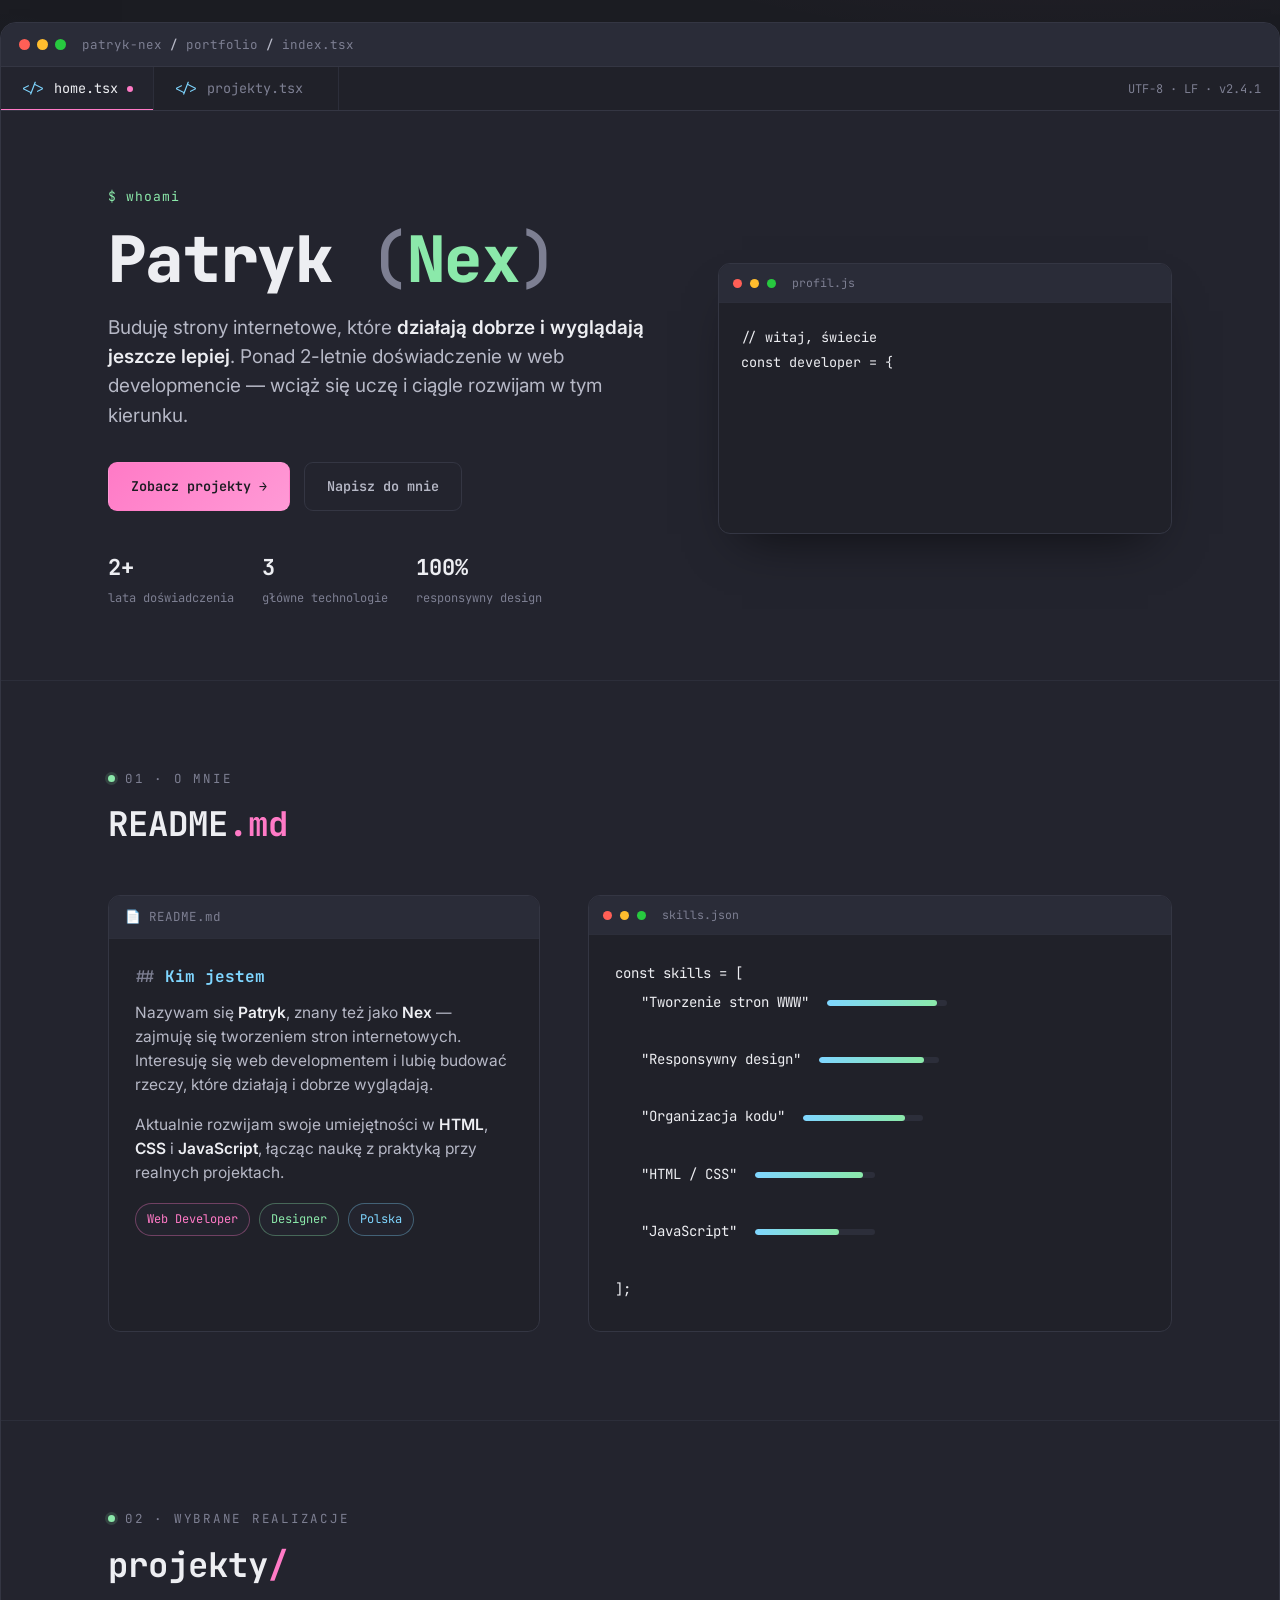
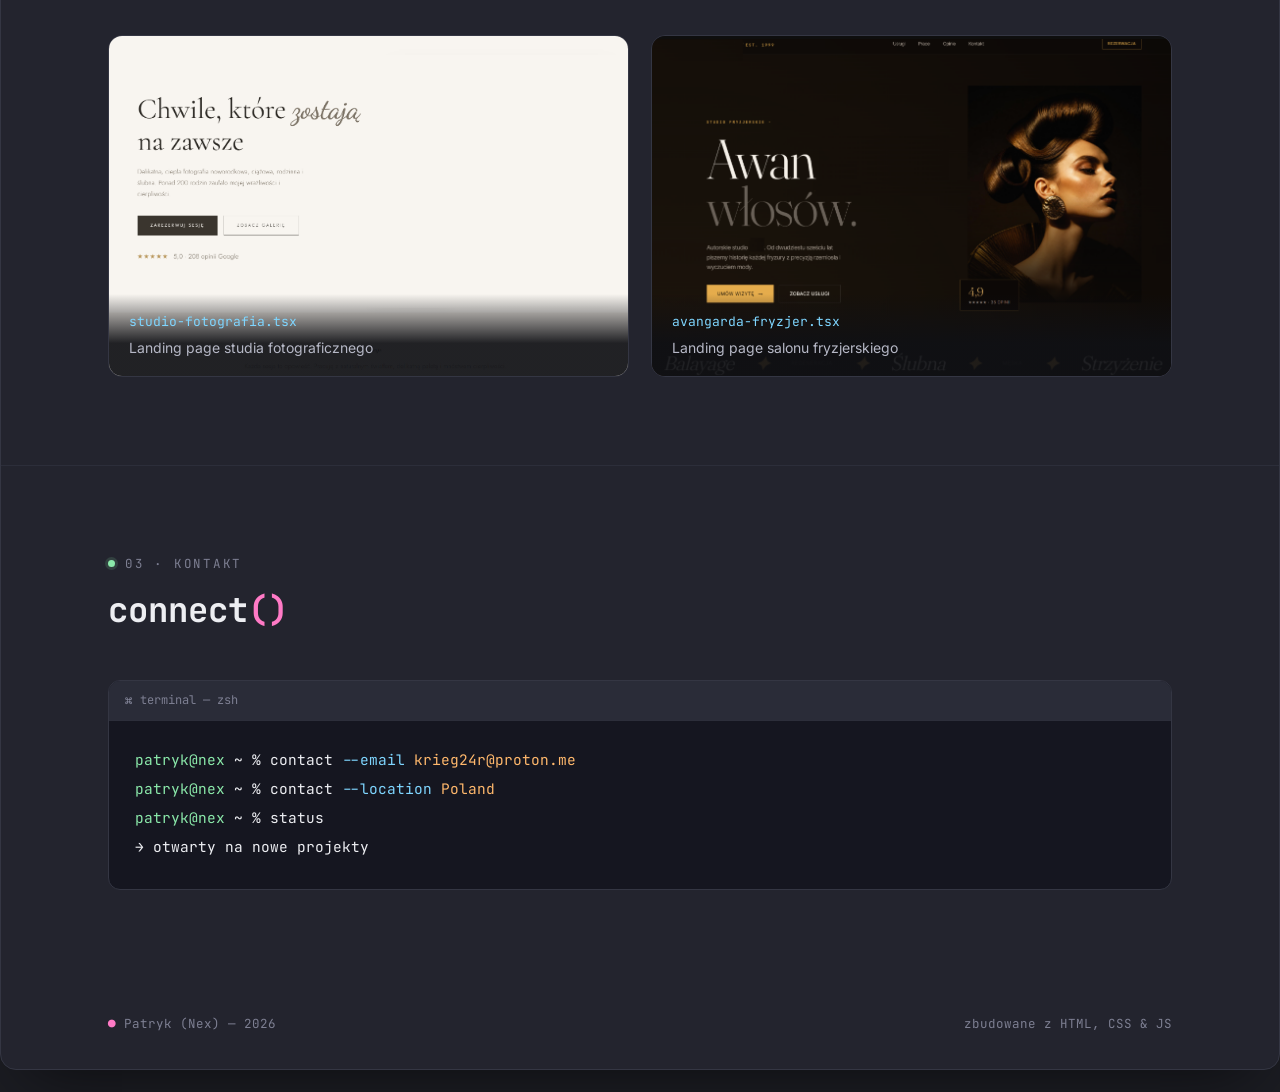
<file: index.html>
<!DOCTYPE html>
<html lang="pl">
<head>
<meta charset="UTF-8">
<meta name="viewport" content="width=device-width, initial-scale=1.0">
<title>Patryk (Nex) — Web Developer & Designer</title>
<meta name="description" content="Portfolio Patryka (Nex) — web developera i designera. HTML, CSS, JavaScript, responsywny design.">
<link rel="stylesheet" href="style.css">
</head>
<body>

<div class="editor-shell">

  <div class="titlebar">
    <div class="dots"><span></span><span></span><span></span></div>
    <div class="titlebar-path">patryk-nex <b>/</b> portfolio <b>/</b> index.tsx</div>
  </div>

  <nav class="tabbar">
    <a class="tab active" href="index.html"><span class="tag">&lt;/&gt;</span> home.tsx <span class="dot"></span></a>
    <a class="tab" href="projekty.html"><span class="tag">&lt;/&gt;</span> projekty.tsx <span class="dot"></span></a>
    <div class="tab-nav-spacer"></div>
    <div class="tab-extra">UTF-8 · LF · v2.4.1</div>
  </nav>

  <div class="page-body">
    <div class="gutter" aria-hidden="true">
      <div class="ln">01</div><div class="ln">02</div><div class="ln">03</div>
      <div class="ln">04</div><div class="ln">05</div><div class="ln">06</div>
    </div>

    <main class="page-main">

      <!-- HERO -->
      <section class="hero">
        <div class="wrap hero-grid">
          <div>
            <span class="hero-kicker">$ whoami</span>
            <h1 class="hero-title">Patryk <span class="paren">(</span><span class="str">Nex</span><span class="paren">)</span></h1>
            <p class="hero-role">Buduję strony internetowe, które <b>działają dobrze i wyglądają jeszcze lepiej</b>. Ponad 2-letnie doświadczenie w web developmencie — wciąż się uczę i ciągle rozwijam w tym kierunku.</p>
            <div class="hero-actions">
              <a class="btn btn-primary" href="projekty.html">Zobacz projekty →</a>
              <a class="btn btn-ghost" href="#kontakt">Napisz do mnie</a>
            </div>
            <div class="hero-stats">
              <div class="stat"><b>2+</b><span>lata doświadczenia</span></div>
              <div class="stat"><b>3</b><span>główne technologie</span></div>
              <div class="stat"><b>100%</b><span>responsywny design</span></div>
            </div>
          </div>

          <div class="code-panel" aria-hidden="true">
            <div class="code-panel-bar">
              <span></span><span></span><span></span>
              <em>profil.js</em>
            </div>
            <div class="code-panel-body">
              <div id="typeTarget"></div>
            </div>
          </div>
        </div>
      </section>

      <!-- O MNIE -->
      <section id="o-mnie">
        <div class="wrap">
          <div class="section-head reveal">
            <span class="eyebrow">01 · o mnie</span>
            <h2 class="section-title">README<span class="punct">.md</span></h2>
          </div>

          <div class="about-grid">
            <div class="readme reveal">
              <div class="readme-bar"><span>📄</span> README.md</div>
              <div class="readme-body">
                <h3>Kim jestem</h3>
                <p>Nazywam się <b>Patryk</b>, znany też jako <b>Nex</b> — zajmuję się tworzeniem stron internetowych. Interesuję się web developmentem i lubię budować rzeczy, które działają i dobrze wyglądają.</p>
                <p>Aktualnie rozwijam swoje umiejętności w <b>HTML</b>, <b>CSS</b> i <b>JavaScript</b>, łącząc naukę z praktyką przy realnych projektach.</p>
                <div class="chiplist">
                  <span class="chip pink">Web Developer</span>
                  <span class="chip mint">Designer</span>
                  <span class="chip sky">Polska</span>
                </div>
              </div>
            </div>

            <div class="skills-block reveal">
              <div class="code-panel-bar">
                <span></span><span></span><span></span>
                <em>skills.json</em>
              </div>
              <div class="skills-code">
<span class="kw">const</span> <span class="pl">skills</span> = [<br>
<span class="ind"><span class="st">"Tworzenie stron WWW"</span> <span class="skills-progress" style="--val:92%"><i></i></span></span><br>
<span class="ind"><span class="st">"Responsywny design"</span> <span class="skills-progress" style="--val:88%"><i></i></span></span><br>
<span class="ind"><span class="st">"Organizacja kodu"</span> <span class="skills-progress" style="--val:85%"><i></i></span></span><br>
<span class="ind"><span class="st">"HTML / CSS"</span> <span class="skills-progress" style="--val:90%"><i></i></span></span><br>
<span class="ind"><span class="st">"JavaScript"</span> <span class="skills-progress" style="--val:70%"><i></i></span></span><br>
];
              </div>
            </div>
          </div>
        </div>
      </section>

      <!-- PROJEKTY TEASER -->
      <section id="projekty-preview">
        <div class="wrap">
          <div class="section-head reveal">
            <span class="eyebrow">02 · wybrane realizacje</span>
            <h2 class="section-title">projekty<span class="punct">/</span></h2>
          </div>

          <div class="proj-teaser">
            <a class="teaser-card reveal" href="projekty.html#fotografia">
              <img src="assets/project-fotografia.png" alt="Strona studia fotograficznego — fotografia noworodkowa i rodzinna" loading="lazy">
              <div class="teaser-overlay">
                <div class="fname">studio-fotografia.tsx</div>
                <div class="fdesc">Landing page studia fotograficznego</div>
              </div>
            </a>
            <a class="teaser-card reveal" href="projekty.html#fryzjer">
              <img src="assets/project-fryzjer.png" alt="Strona salonu fryzjerskiego Avangarda" loading="lazy">
              <div class="teaser-overlay">
                <div class="fname">avangarda-fryzjer.tsx</div>
                <div class="fdesc">Landing page salonu fryzjerskiego</div>
              </div>
            </a>
          </div>
        </div>
      </section>

      <!-- KONTAKT -->
      <section id="kontakt">
        <div class="wrap">
          <div class="section-head reveal">
            <span class="eyebrow">03 · kontakt</span>
            <h2 class="section-title">connect<span class="punct">()</span></h2>
          </div>

          <div class="terminal reveal">
            <div class="terminal-bar"><span>⌘</span> terminal — zsh</div>
            <div class="terminal-body">
              <div><span class="prompt">patryk@nex</span> <span class="pl">~</span> % <span class="cmd">contact</span> <span class="flag">--email</span> <a class="val" href="mailto:xxxx@proton.me">krieg24r@proton.me</a></div>
              <div><span class="prompt">patryk@nex</span> <span class="pl">~</span> % <span class="cmd">contact</span> <span class="flag">--location</span> <span class="val">Poland</span></div>
              <div><span class="prompt">patryk@nex</span> <span class="pl">~</span> % <span class="cmd">status</span></div>
              <div class="pl">→ otwarty na nowe projekty</div>
            </div>
          </div>
        </div>
      </section>

      <footer>
        <div class="wrap" style="display:flex;justify-content:space-between;align-items:center;flex-wrap:wrap;gap:10px;width:100%;">
          <div><span class="fdot">●</span> Patryk (Nex) — 2026</div>
          <div>zbudowane z HTML, CSS &amp; JS</div>
        </div>
      </footer>

    </main>
  </div>
</div>

<script src="script.js"></script>
</body>
</html>
</file>
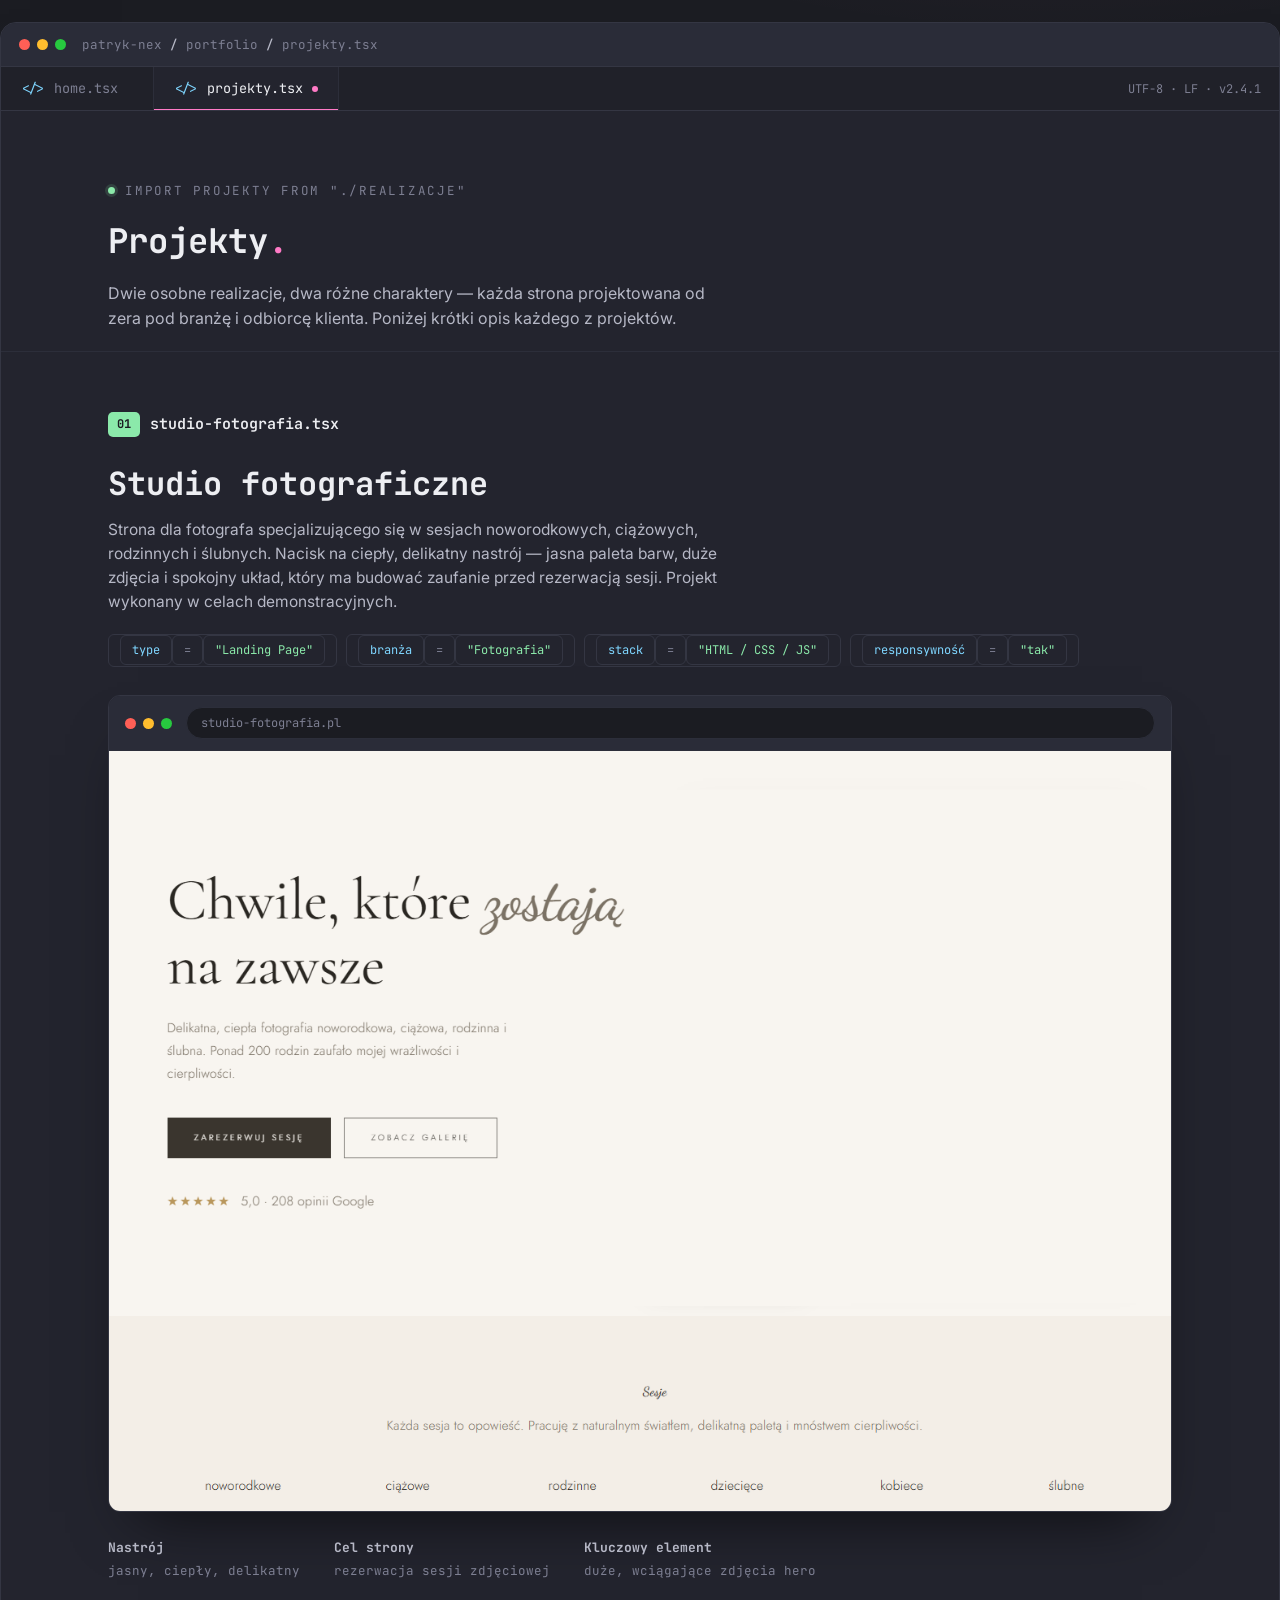
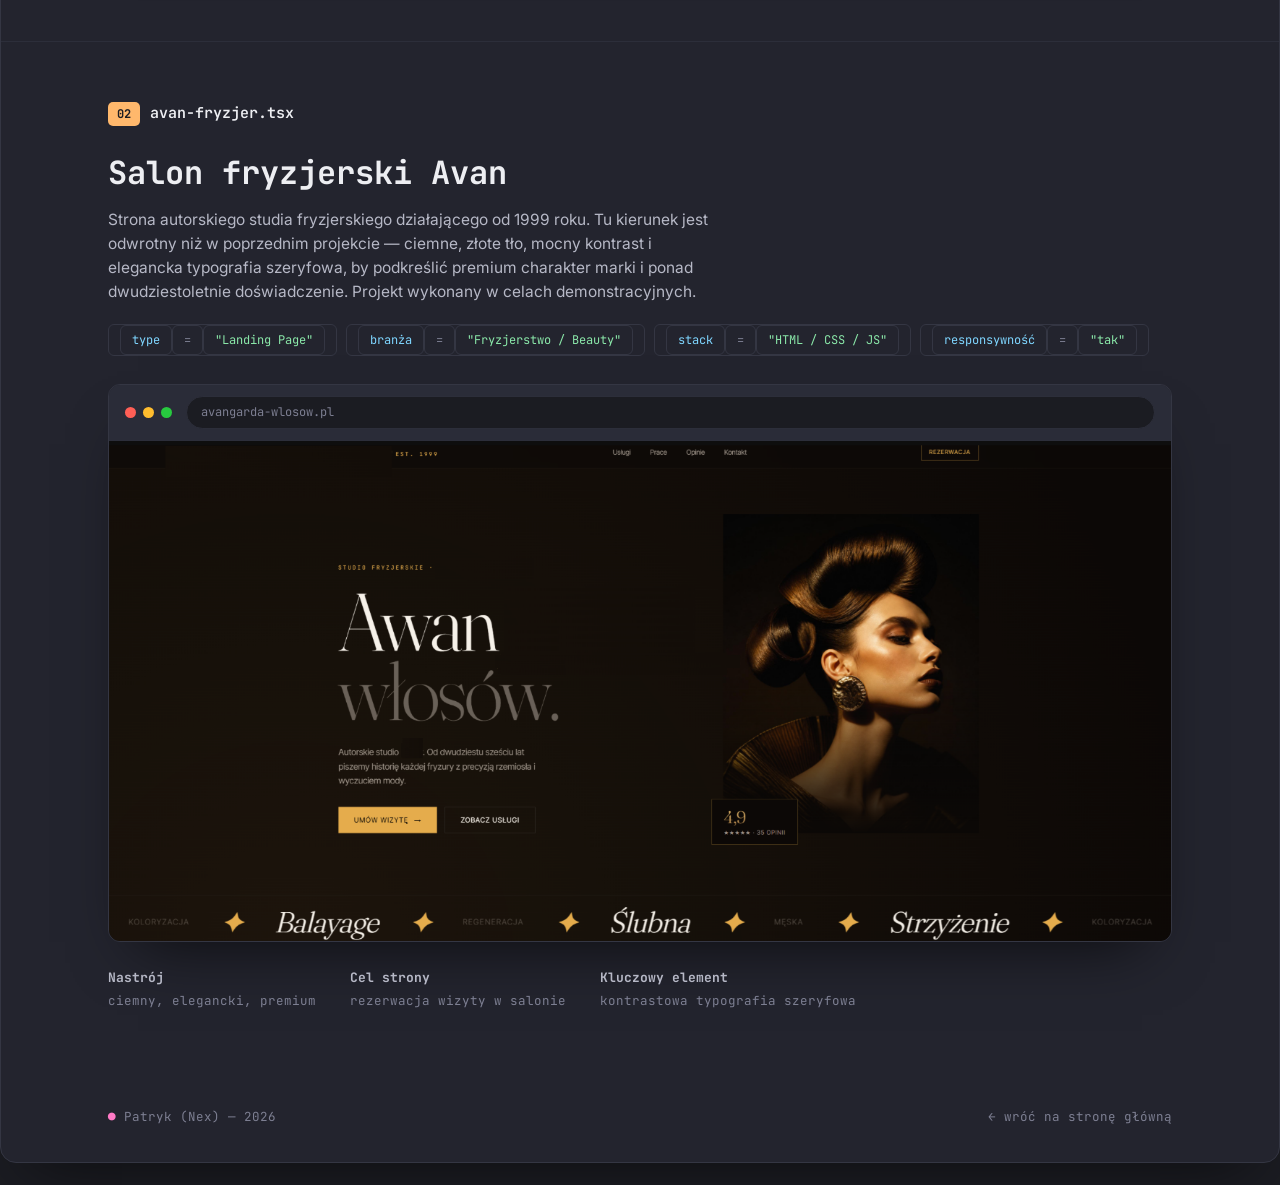
<file: projekty.html>
<!DOCTYPE html>
<html lang="pl">
<head>
<meta charset="UTF-8">
<meta name="viewport" content="width=device-width, initial-scale=1.0">
<title>Projekty — Patryk (Nex)</title>
<meta name="description" content="Projekty stron internetowych zrealizowane przez Patryka (Nex) — studio fotograficzne oraz salon fryzjerski.">
<link rel="stylesheet" href="style.css">
</head>
<body>

<div class="editor-shell">

  <div class="titlebar">
    <div class="dots"><span></span><span></span><span></span></div>
    <div class="titlebar-path">patryk-nex <b>/</b> portfolio <b>/</b> projekty.tsx</div>
  </div>

  <nav class="tabbar">
    <a class="tab" href="index.html"><span class="tag">&lt;/&gt;</span> home.tsx <span class="dot"></span></a>
    <a class="tab active" href="projekty.html"><span class="tag">&lt;/&gt;</span> projekty.tsx <span class="dot"></span></a>
    <div class="tab-nav-spacer"></div>
    <div class="tab-extra">UTF-8 · LF · v2.4.1</div>
  </nav>

  <div class="page-body">
    <div class="gutter" aria-hidden="true">
      <div class="ln">01</div><div class="ln">02</div><div class="ln">03</div>
      <div class="ln">04</div><div class="ln">05</div><div class="ln">06</div>
    </div>

    <main class="page-main">

      <section class="projects-intro">
        <div class="wrap">
          <div class="reveal">
            <span class="eyebrow">import projekty from "./realizacje"</span>
            <h1 class="section-title" style="margin-top:14px;">Projekty<span class="punct">.</span></h1>
            <p>Dwie osobne realizacje, dwa różne charaktery — każda strona projektowana od zera pod branżę i odbiorcę klienta. Poniżej krótki opis każdego z projektów.</p>
          </div>
        </div>
      </section>

      <!-- PROJEKT 1 — FOTOGRAFIA -->
      <section class="project-file" id="fotografia">
        <div class="wrap">
          <div class="pf-head reveal">
            <div class="pf-name"><span class="pf-index">01</span> <b>studio-fotografia.tsx</b></div>
          </div>

          <h2 class="pf-title reveal">Studio fotograficzne</h2>
          <p class="pf-desc reveal">Strona dla fotografa specjalizującego się w sesjach noworodkowych, ciążowych, rodzinnych i ślubnych. Nacisk na ciepły, delikatny nastrój — jasna paleta barw, duże zdjęcia i spokojny układ, który ma budować zaufanie przed rezerwacją sesji. Projekt wykonany w celach demonstracyjnych.</p>

          <div class="pf-tags reveal">
            <span><span class="k">type</span><span class="op">=</span><span class="v">"Landing Page"</span></span>
            <span><span class="k">branża</span><span class="op">=</span><span class="v">"Fotografia"</span></span>
            <span><span class="k">stack</span><span class="op">=</span><span class="v">"HTML / CSS / JS"</span></span>
            <span><span class="k">responsywność</span><span class="op">=</span><span class="v">"tak"</span></span>
          </div>

          <div class="browser-frame reveal">
            <div class="browser-topbar">
              <div class="dots"><span></span><span></span><span></span></div>
              <div class="browser-url">studio-fotografia.pl</div>
            </div>
            <div class="browser-shot">
              <img src="assets/project-fotografia.png" alt="Zrzut ekranu strony głównej studia fotograficznego z jasną, ciepłą kolorystyką" loading="lazy">
            </div>
          </div>

          <div class="pf-meta reveal">
            <div><b>Nastrój</b> jasny, ciepły, delikatny</div>
            <div><b>Cel strony</b> rezerwacja sesji zdjęciowej</div>
            <div><b>Kluczowy element</b> duże, wciągające zdjęcia hero</div>
          </div>
        </div>
      </section>

      <!-- PROJEKT 2 — FRYZJER -->
      <section class="project-file alt" id="fryzjer">
        <div class="wrap">
          <div class="pf-head reveal">
            <div class="pf-name"><span class="pf-index">02</span> <b>avan-fryzjer.tsx</b></div>
          </div>

          <h2 class="pf-title reveal">Salon fryzjerski Avan</h2>
          <p class="pf-desc reveal">Strona autorskiego studia fryzjerskiego działającego od 1999 roku. Tu kierunek jest odwrotny niż w poprzednim projekcie — ciemne, złote tło, mocny kontrast i elegancka typografia szeryfowa, by podkreślić premium charakter marki i ponad dwudziestoletnie doświadczenie. Projekt wykonany w celach demonstracyjnych.</p>

          <div class="pf-tags reveal">
            <span><span class="k">type</span><span class="op">=</span><span class="v">"Landing Page"</span></span>
            <span><span class="k">branża</span><span class="op">=</span><span class="v">"Fryzjerstwo / Beauty"</span></span>
            <span><span class="k">stack</span><span class="op">=</span><span class="v">"HTML / CSS / JS"</span></span>
            <span><span class="k">responsywność</span><span class="op">=</span><span class="v">"tak"</span></span>
          </div>

          <div class="browser-frame reveal">
            <div class="browser-topbar">
              <div class="dots"><span></span><span></span><span></span></div>
              <div class="browser-url">avangarda-wlosow.pl</div>
            </div>
            <div class="browser-shot">
              <img src="assets/project-fryzjer.png" alt="Zrzut ekranu strony głównej salonu fryzjerskiego Avangarda z ciemną, złotą kolorystyką" loading="lazy">
            </div>
          </div>

          <div class="pf-meta reveal">
            <div><b>Nastrój</b> ciemny, elegancki, premium</div>
            <div><b>Cel strony</b> rezerwacja wizyty w salonie</div>
            <div><b>Kluczowy element</b> kontrastowa typografia szeryfowa</div>
          </div>
        </div>
      </section>

      <footer>
        <div class="wrap" style="display:flex;justify-content:space-between;align-items:center;flex-wrap:wrap;gap:10px;width:100%;">
          <div><span class="fdot">●</span> Patryk (Nex) — 2026</div>
          <a href="index.html">← wróć na stronę główną</a>
        </div>
      </footer>

    </main>
  </div>
</div>

<script src="script.js"></script>
</body>
</html>
</file>
<file: style.css>
/* =========================================================
   Patryk (Nex) — portfolio
   Motyw: edytor kodu. Paleta wzięta wprost ze zrzutu z CV
   (różowy keyword, zielony string, niebieski func, pomarańcz liczba)
   ========================================================= */

@import url('https://fonts.googleapis.com/css2?family=JetBrains+Mono:wght@400;500;600;700;800&family=Inter:wght@400;500;600;700&display=swap');

:root{
  --bg:            #1b1c22;
  --bg-soft:       #202129;
  --panel:         #23242e;
  --panel-2:       #2a2c38;
  --gutter:        #24252f;
  --border:        #343643;
  --border-soft:   #2c2e3a;

  --text:          #edeef2;
  --text-dim:      #b6b8c6;
  --text-mute:     #7d7f92;

  --pink:          #ff7ac6;   /* keyword */
  --mint:          #8be9aa;   /* string  */
  --sky:           #7fd6ff;   /* function */
  --amber:         #ffb86c;   /* number/tag */
  --violet:        #b39dff;  /* comment */

  --radius:        14px;
  --radius-sm:     8px;
  --mono: 'JetBrains Mono', ui-monospace, monospace;
  --sans: 'Inter', system-ui, sans-serif;

  --maxw: 1120px;
}

*,*::before,*::after{ box-sizing:border-box; }
html{ scroll-behavior:smooth; }
@media (prefers-reduced-motion: reduce){
  html{ scroll-behavior:auto; }
  *,*::before,*::after{ animation-duration:0.001ms !important; animation-iteration-count:1 !important; transition-duration:0.001ms !important; scroll-behavior:auto !important; }
}

body{
  margin:0;
  background:
    radial-gradient(1100px 520px at 82% -10%, rgba(255,122,198,0.09), transparent 60%),
    radial-gradient(900px 500px at -10% 10%, rgba(127,214,255,0.07), transparent 55%),
    var(--bg);
  color:var(--text);
  font-family:var(--sans);
  line-height:1.55;
  -webkit-font-smoothing:antialiased;
}

a{ color:inherit; text-decoration:none; }
img{ max-width:100%; display:block; }
ul{ margin:0; padding:0; list-style:none; }
h1,h2,h3,p{ margin:0; }

::selection{ background:var(--pink); color:#1b1c22; }

:focus-visible{
  outline:2px solid var(--sky);
  outline-offset:3px;
  border-radius:4px;
}

.wrap{
  max-width:var(--maxw);
  margin:0 auto;
  padding:0 28px;
}

.eyebrow{
  font-family:var(--mono);
  font-size:12.5px;
  letter-spacing:0.14em;
  text-transform:uppercase;
  color:var(--text-mute);
  display:flex;
  align-items:center;
  gap:10px;
}
.eyebrow::before{
  content:"";
  width:7px; height:7px; border-radius:50%;
  background:var(--mint);
  box-shadow:0 0 0 3px rgba(139,233,170,0.15);
}

/* ---------- EDITOR CHROME (site frame) ---------- */
.editor-shell{
  max-width:1400px;
  margin:22px auto;
  border:1px solid var(--border);
  border-radius:16px;
  overflow:hidden;
  background:var(--panel);
  box-shadow:0 30px 60px -30px rgba(0,0,0,0.6);
}

.titlebar{
  display:flex;
  align-items:center;
  gap:16px;
  padding:12px 18px;
  background:var(--panel-2);
  border-bottom:1px solid var(--border);
}
.dots{ display:flex; gap:7px; }
.dots span{ width:11px; height:11px; border-radius:50%; display:block; }
.dots span:nth-child(1){ background:#ff5f56; }
.dots span:nth-child(2){ background:#ffbd2e; }
.dots span:nth-child(3){ background:#27c93f; }
.titlebar-path{
  font-family:var(--mono);
  font-size:12.5px;
  color:var(--text-mute);
}
.titlebar-path b{ color:var(--text-dim); font-weight:500; }

.tabbar{
  display:flex;
  align-items:stretch;
  background:var(--bg-soft);
  border-bottom:1px solid var(--border);
  overflow-x:auto;
}
.tab{
  font-family:var(--mono);
  font-size:13.5px;
  color:var(--text-mute);
  padding:11px 20px;
  display:flex;
  align-items:center;
  gap:9px;
  border-right:1px solid var(--border-soft);
  white-space:nowrap;
  cursor:pointer;
  transition:color .2s ease, background .2s ease;
  position:relative;
}
.tab:hover{ color:var(--text-dim); background:rgba(255,255,255,0.02); }
.tab .tag{ color:var(--sky); }
.tab .dot{ width:6px; height:6px; border-radius:50%; background:var(--pink); opacity:0; transition:opacity .2s; }
.tab.active{ color:var(--text); background:var(--panel); }
.tab.active::after{
  content:"";
  position:absolute; left:0; right:0; bottom:-1px;
  height:2px; background:var(--pink);
}
.tab.active .dot{ opacity:1; }

.tab-nav-spacer{ flex:1; }
.tab-extra{
  display:flex; align-items:center;
  padding:0 18px;
  font-family:var(--mono);
  font-size:12px;
  color:var(--text-mute);
  gap:8px;
}

.page-body{
  display:flex;
}

.gutter{
  width:52px;
  flex-shrink:0;
  background:var(--gutter);
  border-right:1px solid var(--border-soft);
  padding-top:8px;
  display:none;
}
.gutter .ln{
  font-family:var(--mono);
  font-size:12px;
  color:#484a58;
  text-align:right;
  padding-right:14px;
  height:52px;
  line-height:52px;
}

.page-main{ flex:1; min-width:0; }

/* ---------- SECTION generic ---------- */
section{ padding:88px 0; border-bottom:1px solid var(--border-soft); }
section:last-of-type{ border-bottom:none; }

.section-head{ margin-bottom:44px; }
.section-title{
  font-family:var(--mono);
  font-weight:700;
  font-size:clamp(24px,3vw,34px);
  margin-top:10px;
  color:var(--text);
}
.section-title .punct{ color:var(--pink); }

/* ---------- HERO ---------- */
.hero{
  padding:76px 0 70px;
  border-bottom:1px solid var(--border-soft);
}
.hero-grid{
  display:grid;
  grid-template-columns:1.1fr 0.9fr;
  gap:56px;
  align-items:center;
}
.hero-kicker{
  font-family:var(--mono);
  font-size:13px;
  color:var(--mint);
  letter-spacing:.08em;
  margin-bottom:18px;
  display:block;
}
.hero-title{
  font-family:var(--mono);
  font-weight:800;
  font-size:clamp(38px,5.4vw,64px);
  line-height:1.08;
  letter-spacing:-0.01em;
}
.hero-title .fn{ color:var(--sky); }
.hero-title .str{ color:var(--mint); }
.hero-title .paren{ color:var(--text-mute); font-weight:600; }

.hero-role{
  font-family:var(--sans);
  font-size:19px;
  color:var(--text-dim);
  margin-top:18px;
  max-width:46ch;
}
.hero-role b{ color:var(--text); font-weight:600; }

.hero-actions{
  display:flex; gap:14px; margin-top:32px; flex-wrap:wrap;
}

.btn{
  font-family:var(--mono);
  font-size:13.5px;
  font-weight:600;
  padding:13px 22px;
  border-radius:9px;
  border:1px solid var(--border);
  display:inline-flex;
  align-items:center;
  gap:9px;
  transition:transform .2s ease, border-color .2s ease, background .2s ease, box-shadow .2s ease;
}
.btn-primary{
  background:linear-gradient(135deg, var(--pink), #ff9ad6);
  color:#1b1c22;
  border-color:transparent;
}
.btn-primary:hover{ transform:translateY(-2px); box-shadow:0 12px 24px -10px rgba(255,122,198,0.55); }
.btn-ghost{ color:var(--text-dim); }
.btn-ghost:hover{ border-color:var(--sky); color:var(--sky); transform:translateY(-2px); }

.hero-stats{
  display:flex; gap:28px; margin-top:40px;
  font-family:var(--mono);
}
.stat b{ display:block; font-size:22px; color:var(--text); }
.stat span{ font-size:12px; color:var(--text-mute); }

/* code panel */
.code-panel{
  background:var(--bg-soft);
  border:1px solid var(--border);
  border-radius:12px;
  overflow:hidden;
  box-shadow:0 24px 50px -24px rgba(0,0,0,0.65);
}
.code-panel-bar{
  display:flex; align-items:center; gap:8px;
  padding:10px 14px;
  border-bottom:1px solid var(--border-soft);
  background:var(--panel-2);
}
.code-panel-bar span{ width:9px; height:9px; border-radius:50%; }
.code-panel-bar span:nth-child(1){ background:#ff5f56; }
.code-panel-bar span:nth-child(2){ background:#ffbd2e; }
.code-panel-bar span:nth-child(3){ background:#27c93f; }
.code-panel-bar em{
  font-style:normal; font-family:var(--mono); font-size:11.5px;
  color:var(--text-mute); margin-left:8px;
}
.code-panel-body{
  padding:22px 22px 26px;
  font-family:var(--mono);
  font-size:13.5px;
  line-height:1.85;
  min-height:230px;
}
.code-panel-body .c1{ color:var(--violet); }
.code-panel-body .kw{ color:var(--pink); }
.code-panel-body .fn{ color:var(--sky); }
.code-panel-body .st{ color:var(--mint); }
.code-panel-body .nm{ color:var(--amber); }
.code-panel-body .pl{ color:var(--text-dim); }
.code-panel-body .caret{
  display:inline-block; width:8px; height:16px; background:var(--pink);
  margin-left:2px; vertical-align:-3px;
  animation:blink 1s steps(1) infinite;
}
@keyframes blink{ 50%{ opacity:0; } }
#typeTarget{ white-space:pre-wrap; }

/* ---------- README panel (o mnie) ---------- */
.about-grid{
  display:grid;
  grid-template-columns:0.85fr 1.15fr;
  gap:48px;
}
.readme{
  background:var(--bg-soft);
  border:1px solid var(--border);
  border-radius:12px;
  overflow:hidden;
}
.readme-bar{
  padding:11px 16px;
  border-bottom:1px solid var(--border-soft);
  font-family:var(--mono);
  font-size:12.5px;
  color:var(--text-mute);
  background:var(--panel-2);
  display:flex; align-items:center; gap:8px;
}
.readme-body{ padding:26px; }
.readme-body h3{
  font-family:var(--mono);
  color:var(--sky);
  font-size:16px;
  margin-bottom:12px;
}
.readme-body h3::before{ content:"## "; color:var(--text-mute); }
.readme-body p{ color:var(--text-dim); margin-bottom:16px; font-size:15.5px; }
.readme-body p:last-child{ margin-bottom:0; }
.readme-body p b{ color:var(--text); font-weight:600; }

.chiplist{ display:flex; flex-wrap:wrap; gap:9px; margin-top:18px; }
.chip{
  font-family:var(--mono);
  font-size:12px;
  padding:6px 11px;
  border-radius:20px;
  border:1px solid var(--border);
  color:var(--text-dim);
  background:var(--panel);
}
.chip.pink{ color:var(--pink); border-color:rgba(255,122,198,0.35); }
.chip.mint{ color:var(--mint); border-color:rgba(139,233,170,0.35); }
.chip.sky{ color:var(--sky); border-color:rgba(127,214,255,0.35); }

/* skills as code block */
.skills-block{
  background:var(--bg-soft);
  border:1px solid var(--border);
  border-radius:12px;
  overflow:hidden;
}
.skills-block .code-panel-bar em{ margin-left:8px; }
.skills-code{
  padding:24px 26px 28px;
  font-family:var(--mono);
  font-size:14px;
  line-height:2.05;
  overflow-x:auto;
}
.skills-code .ind{ padding-left:26px; display:block; }
.skills-progress{
  display:inline-block;
  width:120px; height:6px; border-radius:6px;
  background:var(--border-soft);
  overflow:hidden;
  vertical-align:middle;
  margin-left:10px;
}
.skills-progress i{
  display:block; height:100%;
  background:linear-gradient(90deg, var(--sky), var(--mint));
  border-radius:6px;
  width:0%;
  transition:width 1.1s cubic-bezier(.2,.8,.2,1);
}
.reveal.in .skills-progress i{ width:var(--val); }

/* ---------- PROJECTS TEASER (home) ---------- */
.proj-teaser{
  display:grid;
  grid-template-columns:1fr 1fr;
  gap:22px;
}
.teaser-card{
  position:relative;
  border-radius:14px;
  overflow:hidden;
  border:1px solid var(--border);
  aspect-ratio:16/10.5;
  background:var(--panel);
  transition:transform .35s cubic-bezier(.2,.8,.2,1), border-color .35s ease;
}
.teaser-card:hover{ transform:translateY(-6px); border-color:var(--sky); }
.teaser-card img{
  width:100%; height:100%; object-fit:cover; object-position:top;
  transition:transform .5s ease;
}
.teaser-card:hover img{ transform:scale(1.06); }
.teaser-overlay{
  position:absolute; inset:auto 0 0 0;
  padding:18px 20px;
  background:linear-gradient(180deg, transparent, rgba(15,16,20,0.92) 60%);
}
.teaser-overlay .fname{
  font-family:var(--mono); font-size:13px; color:var(--sky);
}
.teaser-overlay .fdesc{
  font-family:var(--sans); font-size:14px; color:var(--text-dim); margin-top:4px;
}

/* ---------- CONTACT / terminal ---------- */
.terminal{
  background:#151620;
  border:1px solid var(--border);
  border-radius:12px;
  overflow:hidden;
}
.terminal-bar{
  padding:10px 16px; background:var(--panel-2);
  border-bottom:1px solid var(--border-soft);
  font-family:var(--mono); font-size:12px; color:var(--text-mute);
  display:flex; align-items:center; gap:8px;
}
.terminal-body{
  padding:24px 26px 28px;
  font-family:var(--mono);
  font-size:14.5px;
  line-height:2;
}
.terminal-body .prompt{ color:var(--mint); }
.terminal-body .cmd{ color:var(--text); }
.terminal-body .flag{ color:var(--sky); }
.terminal-body .val{ color:var(--amber); }
.terminal-body a.val:hover{ text-decoration:underline; }

/* ---------- FOOTER ---------- */
footer{
  padding:36px 0;
  font-family:var(--mono);
  font-size:12.5px;
  color:var(--text-mute);
  display:flex; justify-content:space-between; align-items:center; flex-wrap:wrap; gap:10px;
}
footer .fdot{ color:var(--pink); }

/* ---------- reveal on scroll ---------- */
.reveal{ opacity:0; transform:translateY(22px); transition:opacity .7s ease, transform .7s cubic-bezier(.2,.8,.2,1); }
.reveal.in{ opacity:1; transform:translateY(0); }

/* ---------- PROJECTS PAGE ---------- */
.projects-intro{ padding:70px 0 20px; }
.projects-intro p{ color:var(--text-dim); max-width:60ch; font-size:16px; margin-top:14px; }

.project-file{
  padding:60px 0;
  border-bottom:1px solid var(--border-soft);
}
.project-file:last-child{ border-bottom:none; }

.pf-head{
  display:flex; align-items:center; justify-content:space-between; flex-wrap:wrap; gap:16px;
  margin-bottom:22px;
}
.pf-name{
  font-family:var(--mono);
  font-size:15px;
  color:var(--text-mute);
  display:flex; align-items:center; gap:10px;
}
.pf-name b{ color:var(--text); font-weight:600; }
.pf-index{
  font-family:var(--mono);
  font-size:12px;
  color:var(--bg);
  background:var(--mint);
  padding:3px 9px;
  border-radius:5px;
  font-weight:700;
}
.project-file.alt .pf-index{ background:var(--amber); }

.pf-title{
  font-family:var(--mono);
  font-weight:700;
  font-size:clamp(24px,3vw,32px);
  margin-bottom:10px;
}
.pf-desc{ color:var(--text-dim); max-width:62ch; font-size:15.5px; margin-bottom:20px; }

.pf-tags{ display:flex; flex-wrap:wrap; gap:9px; margin-bottom:28px; font-family:var(--mono); font-size:12px; }
.pf-tags span{
  padding:6px 11px; border-radius:6px;
  background:var(--panel);
  border:1px solid var(--border);
  color:var(--text-dim);
}
.pf-tags .k{ color:var(--sky); }
.pf-tags .op{ color:var(--text-mute); }
.pf-tags .v{ color:var(--mint); }

.browser-frame{
  border:1px solid var(--border);
  border-radius:12px;
  overflow:hidden;
  background:var(--bg-soft);
  box-shadow:0 30px 60px -30px rgba(0,0,0,0.7);
}
.browser-topbar{
  display:flex; align-items:center; gap:14px;
  padding:11px 16px;
  background:var(--panel-2);
  border-bottom:1px solid var(--border-soft);
}
.browser-url{
  flex:1;
  font-family:var(--mono);
  font-size:12px;
  color:var(--text-mute);
  background:var(--bg);
  border:1px solid var(--border-soft);
  border-radius:20px;
  padding:6px 14px;
  overflow:hidden; text-overflow:ellipsis; white-space:nowrap;
}
.browser-shot{ overflow:hidden; }
.browser-shot img{
  width:100%; display:block;
  transition:transform .6s cubic-bezier(.2,.8,.2,1);
}
.browser-frame:hover .browser-shot img{ transform:scale(1.02); }

.pf-meta{
  display:flex; gap:34px; margin-top:26px; flex-wrap:wrap;
  font-family:var(--mono); font-size:12.5px; color:var(--text-mute);
}
.pf-meta b{ color:var(--text-dim); display:block; font-size:13px; margin-bottom:3px; }

/* nav-only mobile toggle */
.menu-btn{ display:none; background:none; border:none; color:var(--text-dim); cursor:pointer; padding:8px; }

/* ---------- responsive ---------- */
@media (max-width:900px){
  .hero-grid{ grid-template-columns:1fr; }
  .about-grid{ grid-template-columns:1fr; }
  .proj-teaser{ grid-template-columns:1fr; }
  .hero-stats{ flex-wrap:wrap; row-gap:16px; }
}
@media (max-width:600px){
  .wrap{ padding:0 18px; }
  section{ padding:60px 0; }
  .titlebar-path{ display:none; }
  .tab{ padding:10px 14px; font-size:12.5px; }
  .tab-extra{ display:none; }
}
</file>
